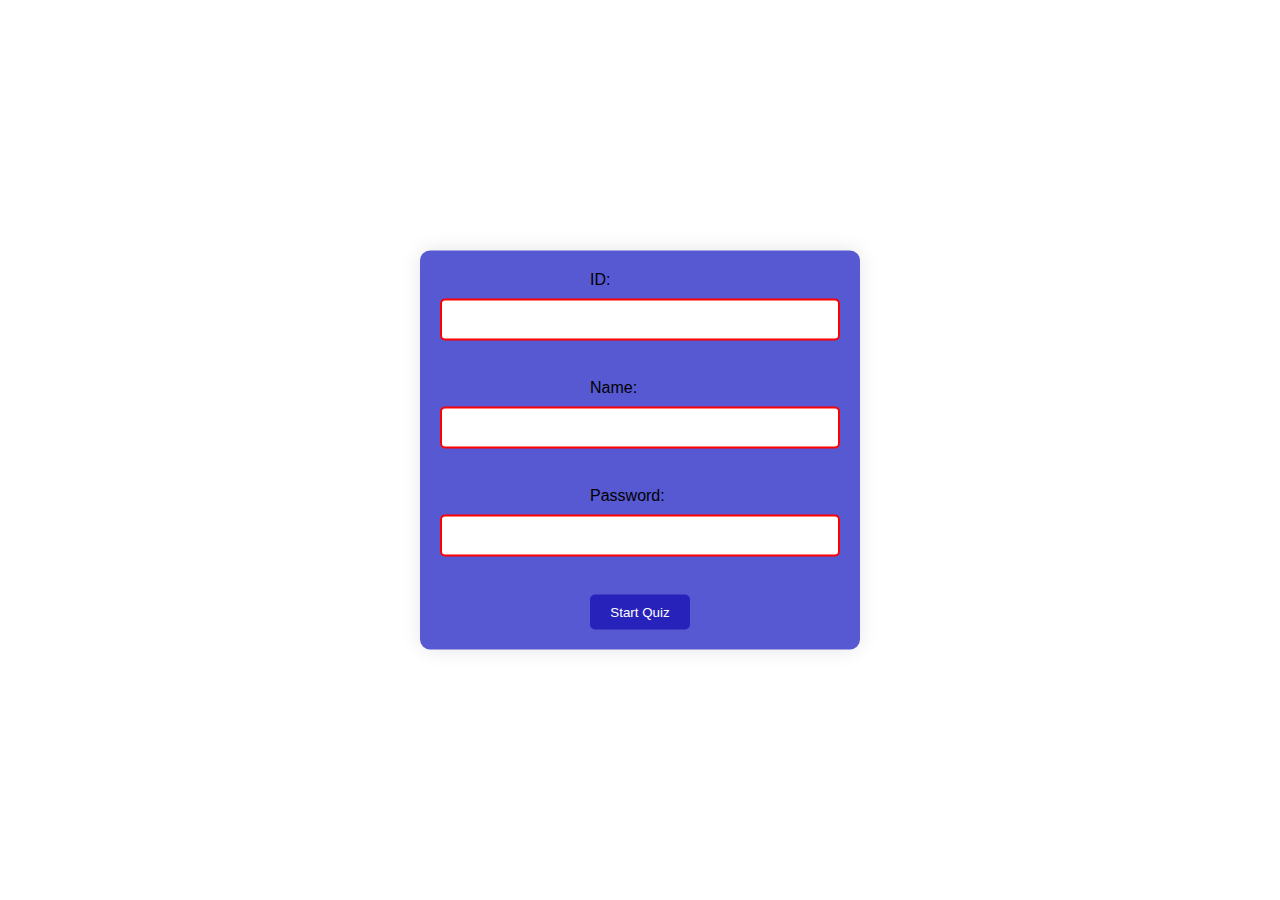
<file: QuizForm/index.html>
<!DOCTYPE html>
<html>
<head>
  <title>Quiz Form</title>
  <link rel="stylesheet" type="text/css" href="index.css">
  <script src="index.js"></script>
</head>
<body>
  <form>
    <label for="id">ID:</label>
    <!-- <input type="number" id="id" name="id" pattern="[0-9]{1,9}" minlength="6" maxlength="9"> -->
    <input type="text" id="numeric-id" pattern="[0-9]{1,9}" maxlength="9" required>


    <br><br>

    <label for="name">Name:</label>
    <input type="text" id="name" name="name" required>
    <br><br>

    <label for="password">Password:</label>
    <input type="password" id="password" name="password" required>
    <br><br>

    <button type="submit" id="start-quiz-button" onclick="startQuiz()">Start Quiz</button>

    <div id="alert" class="alert"></div>
  </form>
</body>
</html>
</file>
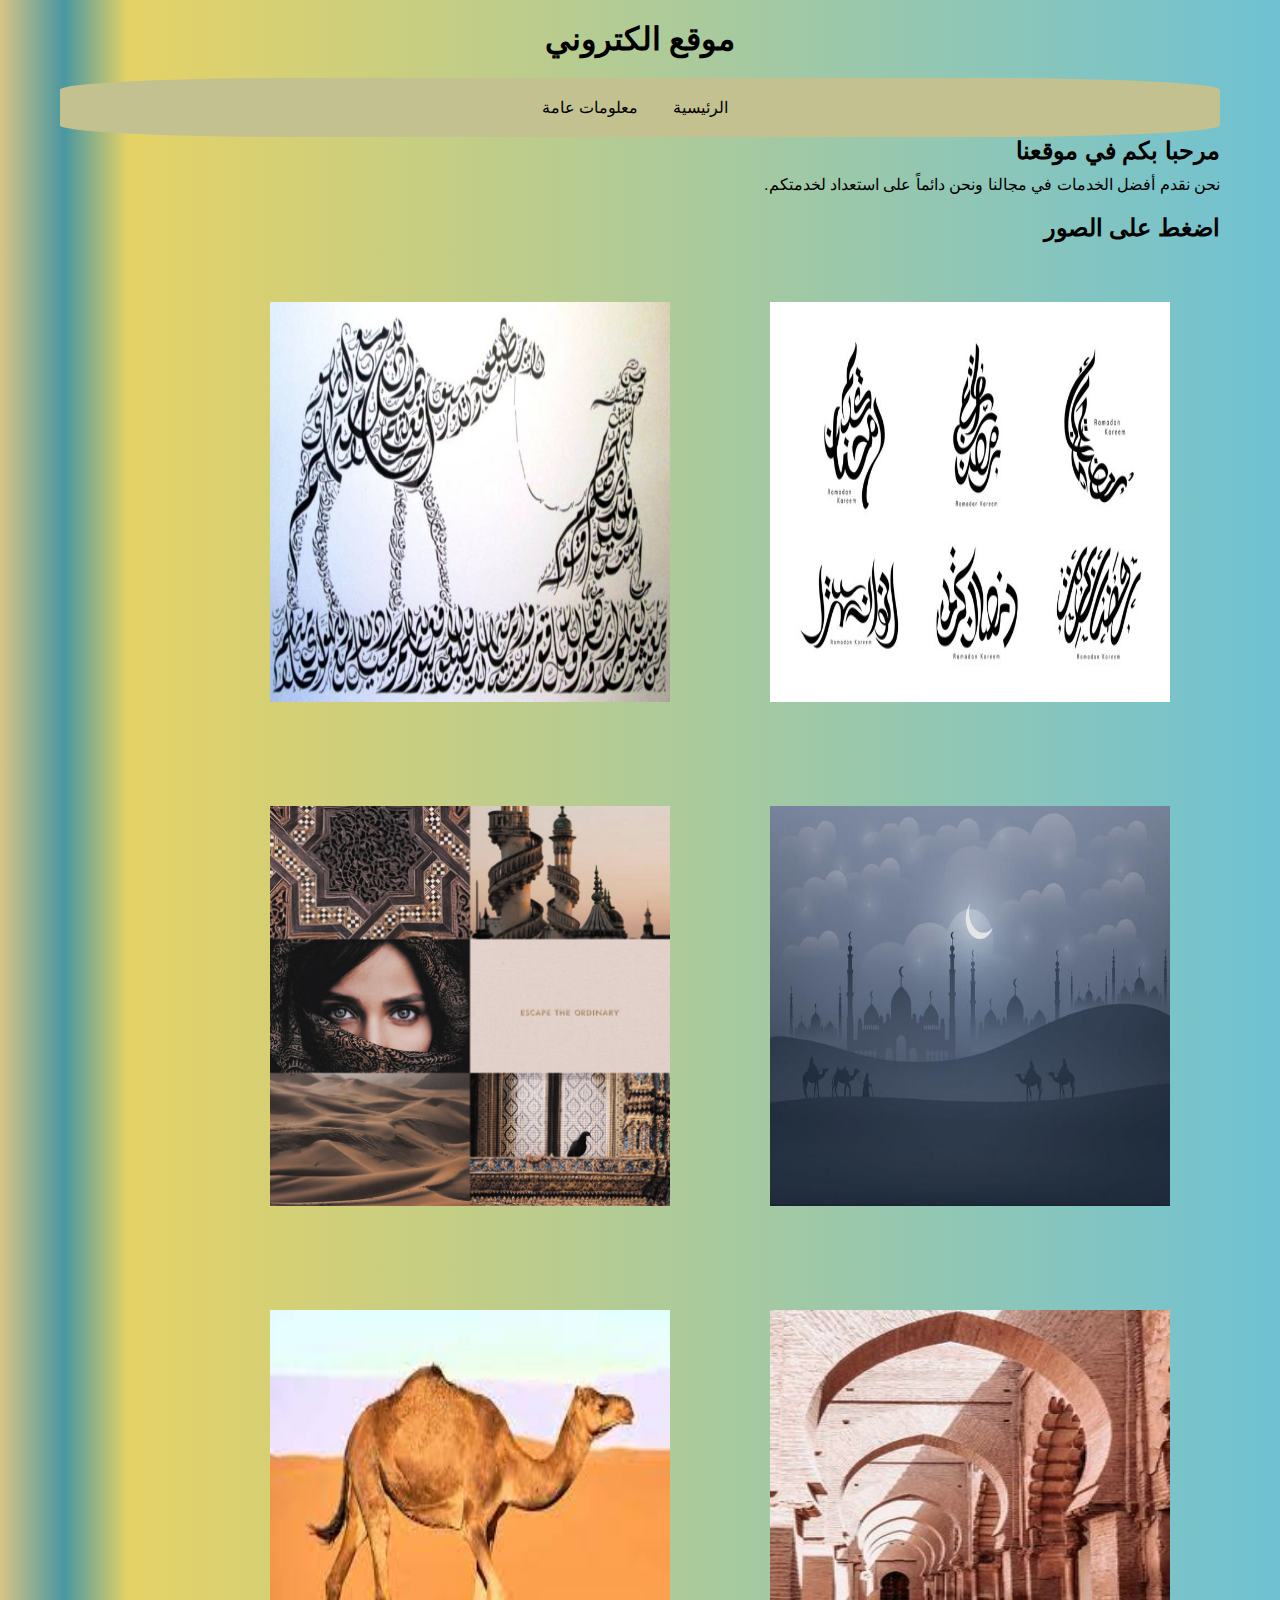
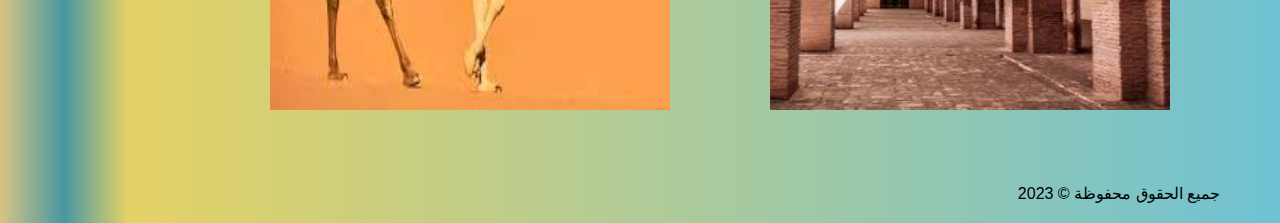
<file: Arabic/arabic.html>
<!DOCTYPE html>
<html lang="ar" dir="rtl">
<head>
    <meta charset="UTF-8">
    <meta name="viewport" content="width=device-width, initial-scale=1.0">
    <title> صفحة بالعربية</title>
    <link rel="icon" href="path/to/favicon.ico" type="image/x-icon">
    <link rel="shortcut icon" href="arabicon.png" type="image/x-icon">
    <link rel="stylesheet" href="arabCSS.css">
</head>
<body>
    <div class="container">
        <header>
            <h1>موقع الكتروني</h1>
        </header>
        <nav>
            <ul>
                <li><a href="C:\Users\user\Desktop\Spring 2023\Internet Technology\Projects\IT\index.html">الرئيسية</a></li>
                <li><a href="C:\Users\user\Desktop\Spring 2023\Internet Technology\Projects\Arabic\info.html">معلومات عامة</a></li>
            </ul>
        </nav>
        <main>
            <section>
                <h2>مرحبا بكم في موقعنا</h2>
                <p>نحن نقدم أفضل الخدمات في مجالنا ونحن دائماً على استعداد لخدمتكم.</p>
            </section>
            <section>
                <h2>اضغط على الصور
                </h2>
                <div class="gallery">
                    <a href="https://www.abjjad.com/">
                        <img src="pic1.jpg" alt="صورة 1">
                    </a>
                    <a href="https://www.albawaba.com/">
                        <img src="pic2.jpg"  alt="صورة 2">
                    </a>
                    <a href="https://arabicedition.nature.com/">
                        <img src="pic3.jpg"  alt="صورة 3">
                    </a>
                    <a href="https://www.ultrasawt.com/">
                        <img src="pic4.jpg"  alt="صورة 4">
                    </a>
                    <a href="https://www.taw9eel.com/">
                        <img src="pic5.jpg"  alt="صورة 5">
                    </a>
                    <a href="https://www.webteb.com/">
                    <img src="pic6.jfif"  alt="صورة 5">
                </a>
                </div>
            </section>
        </main>
        <footer>
            <p>جميع الحقوق محفوظة &copy; 2023</p>
        </footer>
    </div>
</body>
</html>
</file>
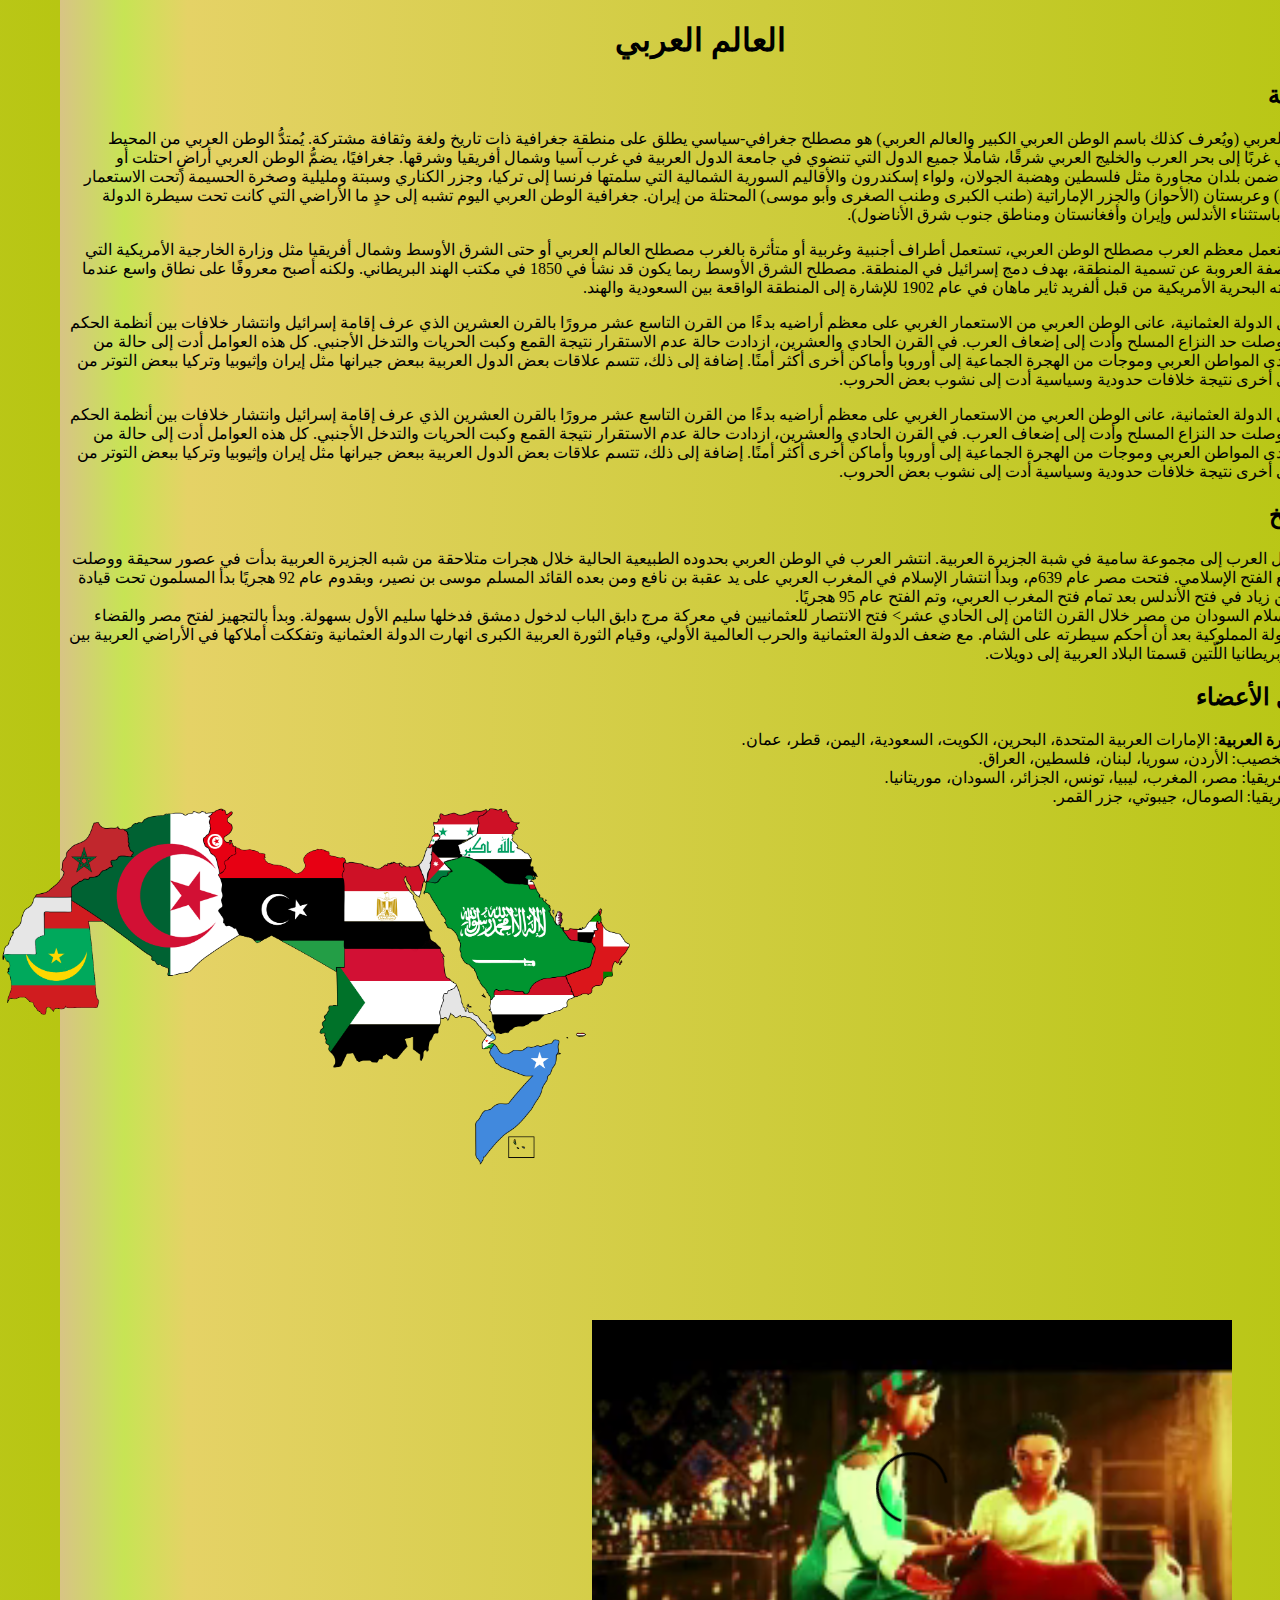
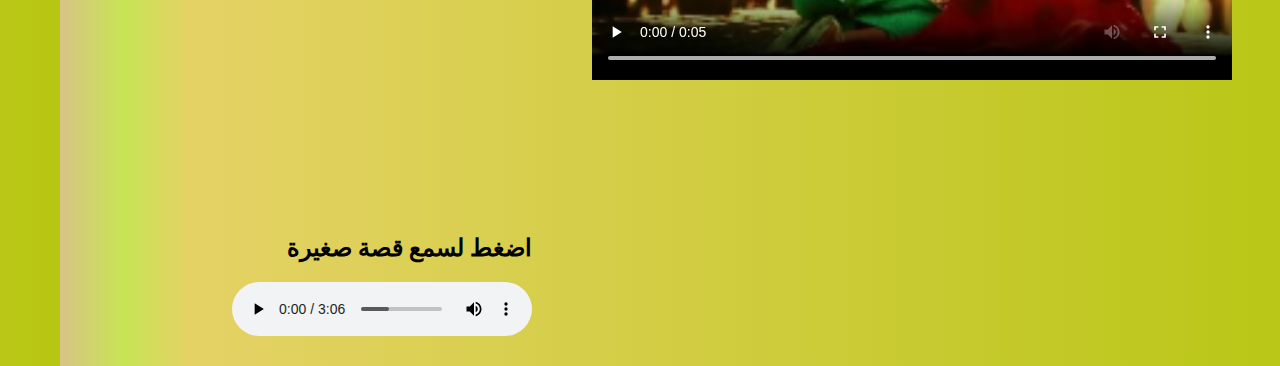
<file: Arabic/info.html>
<!DOCTYPE html>
<html lang="ar" dir="rtl">
<head>

    
    <meta charset="UTF-8">
    <meta http-equiv="X-UA-Compatible" content="IE=edge">
    <meta name="viewport" content="width=device-width, initial-scale=1.0">
    <title>معلومات</title>

    <style>
        
    body{
        background: linear-gradient(90deg, rgb(216, 196, 133) 0%, rgb(199, 228, 84) 5%, rgb(229, 210, 102) 10% ,rgb(183, 198, 18) 100%);
        
        }
        img{
            width:50%;
            margin-right: 700px;
            
        }

        .video{
            margin-right: 100px;
            margin-top: 150px;
            
        }

        .audio{
            margin-top: 150px;
            margin-right: 800px;
        }

    </style>
</head>


<body>
    <h1 align="center">العالم العربي</h1>
    <h2>مقدمة</h2>
    <p>الوطن العربي (ويُعرف كذلك باسم الوطن العربي الكبير والعالم العربي) هو مصطلح جغرافي-سياسي يطلق على منطقة جغرافية ذات تاريخ ولغة وثقافة مشتركة. يُمتدُّ الوطن العربي من المحيط الأطلسي غربًا إلى بحر العرب والخليج العربي شرقًا، شاملًا جميع الدول التي تنضوي في جامعة الدول العربية في غرب آسيا وشمال أفريقيا وشرقها. جغرافيًا، يضمُّ الوطن العربي أراضٍ احتلت أو أصبحت ضمن بلدان مجاورة مثل فلسطين وهضبة الجولان، ولواء إسكندرون والأقاليم السورية الشمالية التي سلمتها فرنسا إلى تركيا، وجزر الكناري وسبتة ومليلية وصخرة الحسيمة (تحت الاستعمار الإسباني) وعربستان (الأحواز) والجزر الإماراتية (طنب الكبرى وطنب الصغرى وأبو موسى) المحتلة من إيران. جغرافية الوطن العربي اليوم تشبه إلى حدٍ ما الأراضي التي كانت تحت سيطرة الدولة الأموية (باستثناء الأندلس وإيران وأفغانستان ومناطق جنوب شرق الأناضول).</p>
    <p>بينما يستعمل معظم العرب مصطلح الوطن العربي، تستعمل أطراف أجنبية وغربية أو متأثرة بالغرب مصطلح العالم العربي أو حتى الشرق الأوسط وشمال أفريقيا مثل وزارة الخارجية الأمريكية التي تسقط صفة العروبة عن تسمية المنطقة، بهدف دمج إسرائيل في المنطقة. مصطلح الشرق الأوسط ربما يكون قد نشأ في 1850 في مكتب الهند البريطاني. ولكنه أصبح معروفًا على نطاق واسع عندما استخدمته البحرية الأمريكية من قبل ألفريد ثاير ماهان في عام 1902  للإشارة إلى المنطقة الواقعة بين السعودية والهند.
    <p>بعد زوال الدولة العثمانية، عانى الوطن العربي من الاستعمار الغربي على معظم أراضيه بدءًا من القرن التاسع عشر مرورًا بالقرن العشرين الذي عرف إقامة إسرائيل وانتشار خلافات بين أنظمة الحكم العربية وصلت حد النزاع المسلح وأدت إلى إضعاف العرب. في القرن الحادي والعشرين، ازدادت حالة عدم الاستقرار نتيجة القمع وكبت الحريات والتدخل الأجنبي. كل هذه العوامل أدت إلى حالة من اليأس لدى المواطن العربي وموجات من الهجرة الجماعية إلى أوروبا وأماكن أخرى أكثر أمنًا. إضافة إلى ذلك، تتسم علاقات بعض الدول العربية ببعض جيرانها مثل إيران وإثيوبيا وتركيا ببعض التوتر من فترة إلى أخرى نتيجة خلافات حدودية وسياسية أدت إلى نشوب بعض الحروب.</p>
بعد زوال الدولة العثمانية، عانى الوطن العربي من الاستعمار الغربي على معظم أراضيه بدءًا من القرن التاسع عشر مرورًا بالقرن العشرين الذي عرف إقامة إسرائيل وانتشار خلافات بين أنظمة الحكم العربية وصلت حد النزاع المسلح وأدت إلى إضعاف العرب. في القرن الحادي والعشرين، ازدادت حالة عدم الاستقرار نتيجة القمع وكبت الحريات والتدخل الأجنبي. كل هذه العوامل أدت إلى حالة من اليأس لدى المواطن العربي وموجات من الهجرة الجماعية إلى أوروبا وأماكن أخرى أكثر أمنًا. إضافة إلى ذلك، تتسم علاقات بعض الدول العربية ببعض جيرانها مثل إيران وإثيوبيا وتركيا ببعض التوتر من فترة إلى أخرى نتيجة خلافات حدودية وسياسية أدت إلى نشوب بعض الحروب.</p>
   
   <h2>التاريخ</h2>
   <p>يعود أصل العرب إلى مجموعة سامية في شبة الجزيرة العربية. انتشر العرب في الوطن العربي بحدوده الطبيعية الحالية خلال هجرات متلاحقة من شبه الجزيرة العربية بدأت في عصور سحيقة ووصلت أوجها مع الفتح الإسلامي. فتحت مصر عام 639م، وبدأ انتشار الإسلام في المغرب العربي على يد عقبة بن نافع ومن بعده القائد المسلم موسى بن نصير، وبقدوم عام 92 هجريًا بدأ المسلمون تحت قيادة طارق بن زياد في فتح الأندلس بعد تمام فتح المغرب العربي، وتم الفتح عام 95 هجريًا.<br> دخل الإسلام السودان من مصر خلال القرن الثامن إلى الحادي عشر> فتح الانتصار للعثمانيين في معركة مرج دابق الباب لدخول دمشق فدخلها سليم الأول بسهولة. وبدأ بالتجهيز لفتح مصر والقضاء على الدولة المملوكية بعد أن أحكم سيطرته على الشام. مع ضعف الدولة العثمانية والحرب العالمية الأولي، وقيام الثورة العربية الكبرى انهارت الدولة العثمانية وتفككت أملاكها في الأراضي العربية بين فرنسا وبريطانيا اللّتين قسمتا البلاد العربية إلى دويلات.</p>

   <h2>الدول الأعضاء</h2>
   <ul>


   </ul>
<li><b>به الجزيرة العربية</b>:  الإمارات العربية المتحدة،  البحرين،  الكويت،  السعودية،  اليمن،  قطر،  عمان.</b>
   </li>
   <li>
    الهلال الخصيب:  الأردن،  سوريا،  لبنان،  فلسطين،  العراق.
</li>
<li>
    شمال أفريقيا:  مصر،  المغرب،  ليبيا،  تونس،  الجزائر،  السودان،  موريتانيا.
</li>
<li>
    شرق أفريقيا:  الصومال،  جيبوتي،  جزر القمر.</li>


    <img src="background.png" alt="world">


<div class="video">
    <video width="640" height="360" controls>
        <source src="video.mp4" type="video/mp4">
        <source src="myvideo.webm" type="video/webm">
        Video in Arabic
  </video>
</div>


<div class="audio">
    <h2>اضغط لسمع قصة صغيرة</h2>
    <audio controls>
        <source src="story1.mp3" type="audio/mpeg">
        <source src="audio.ogg" type="audio/ogg">
        Audio in Arabic
      </audio>
    </div>
</div>


</body>


<footer>
  <a href="C:\Users\user\Desktop\Spring 2023\Internet Technology\Projects\Arabic\arabic.html">Back</a>
</footer>
</html>
</file>
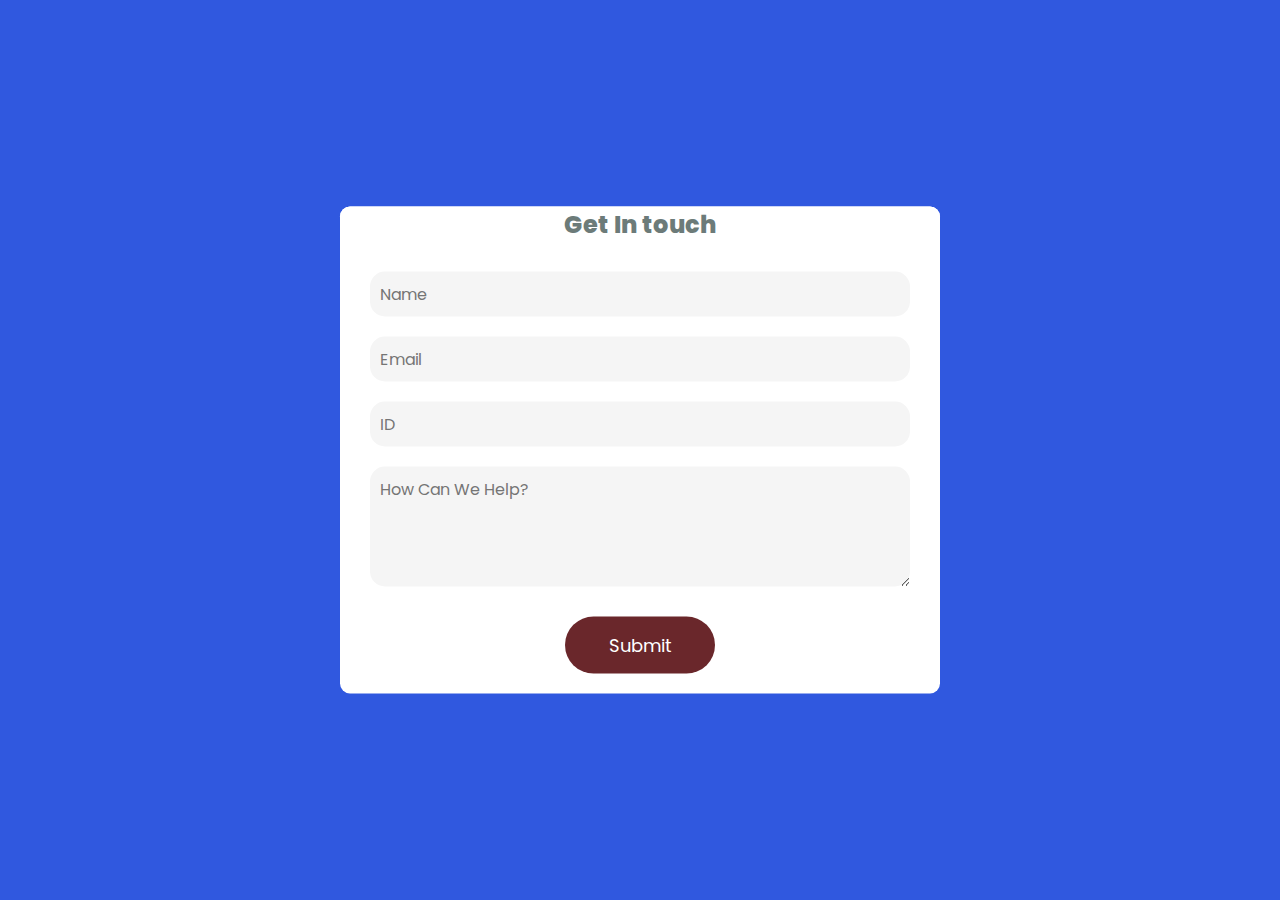
<file: Contact-Us/contact.html>
<!DOCTYPE html>
<html lang="en">
<head>
    <meta charset="UTF-8">
    <meta http-equiv="X-UA-Compatible" content="IE=edge">
    <meta name="viewport" content="width=device-width, initial-scale=1.0">
    <!-- <link rel="stylesheet" href="contact.js"> -->
    <link rel="stylesheet" href="design.css">
    <form action="submit.php" method="POST"></form>
    <script src="contact.js"></script>
    <link href="https://fonts.googleapis.com/css2?family=Golos+Text:wght@600&family=Poppins:wght@300;400;500;600;700;800;900&family=Roboto+Condensed:ital,wght@0,300;0,400;0,700;1,400;1,700&display=swap" rel="stylesheet">
    <title>Contact Form</title>
</head>

<body>
<div class="message-box">
    <form>
      <h2>Get In touch</h2>
      <input type="text" id="Name" placeholder="Name">
      <input type="email" id="Mail" placeholder="Email">
      <input type="text" id="id" placeholder="ID" maxlength="9">
      <textarea name="message" rows="4" placeholder="How Can We Help?"></textarea>
      <button type="submit" id="submit">Submit</button>
    </form>
  </div>
</body>
  
</html>
</file>
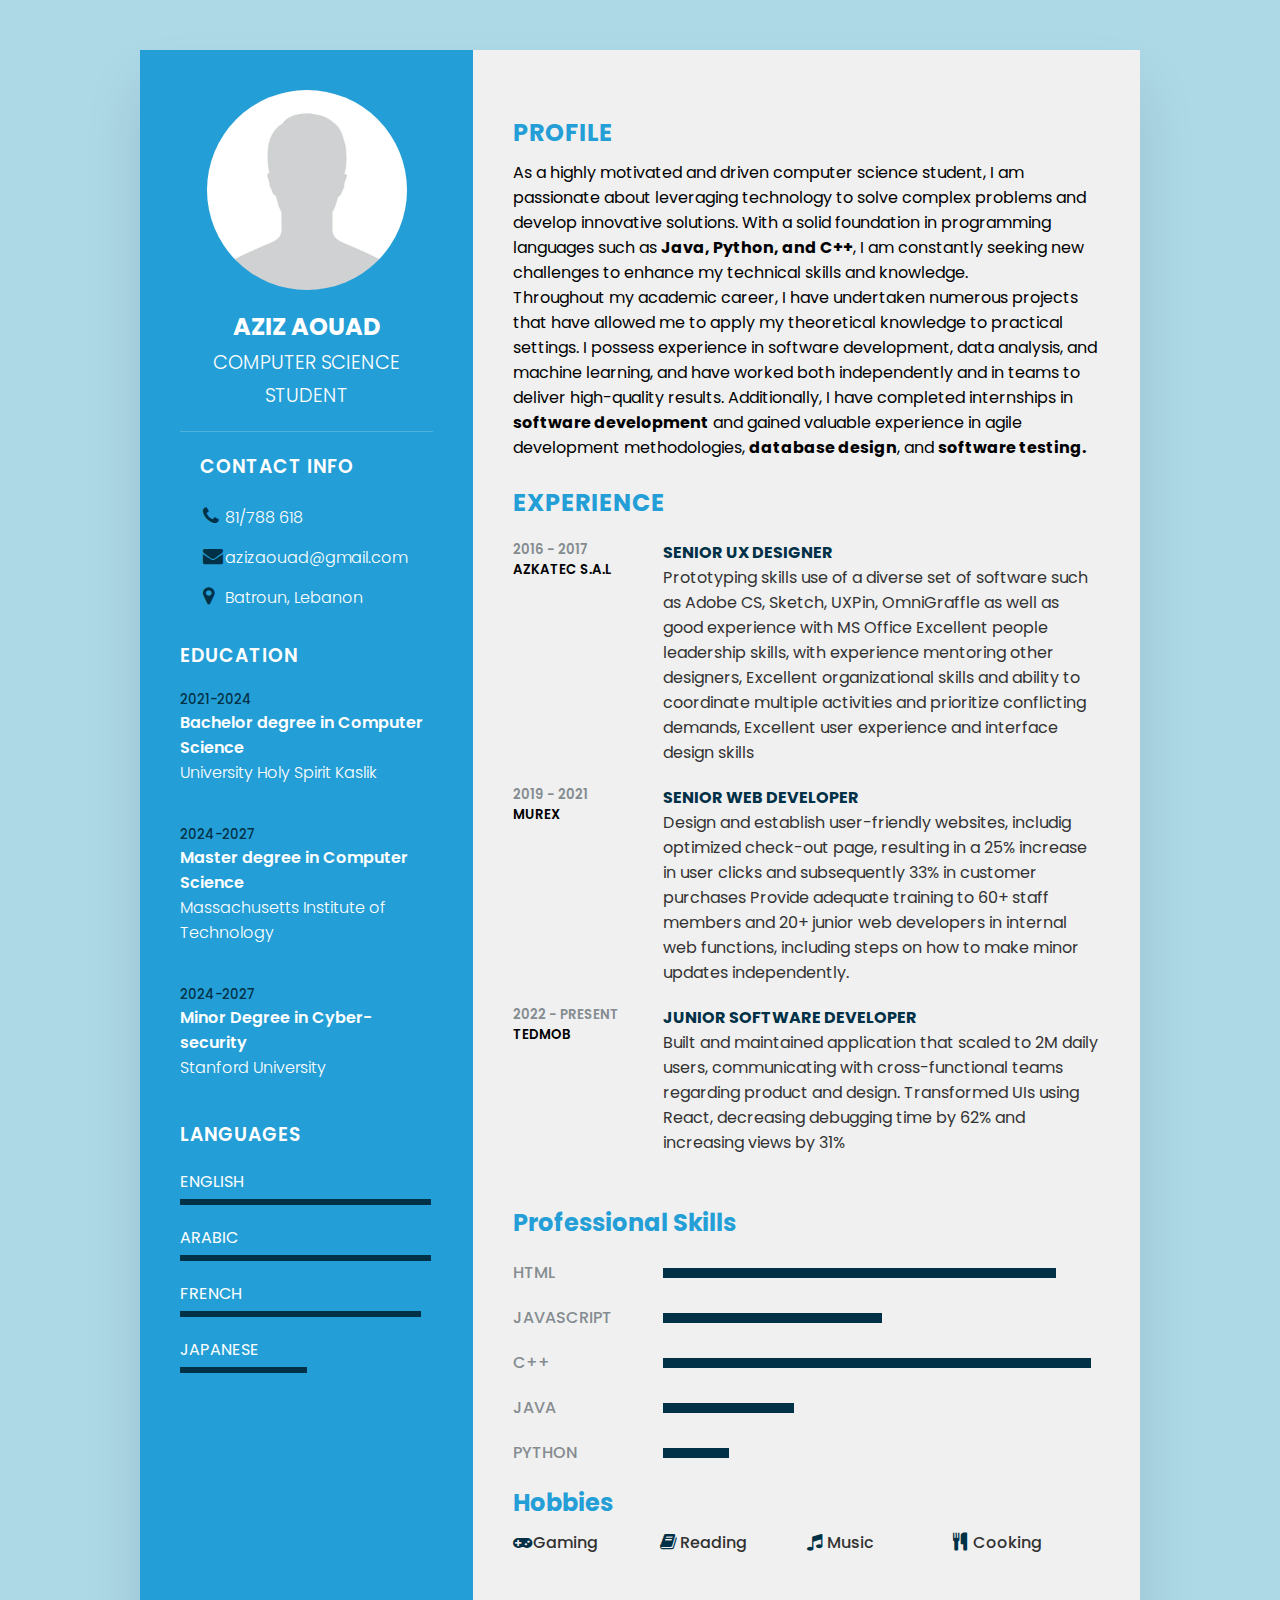
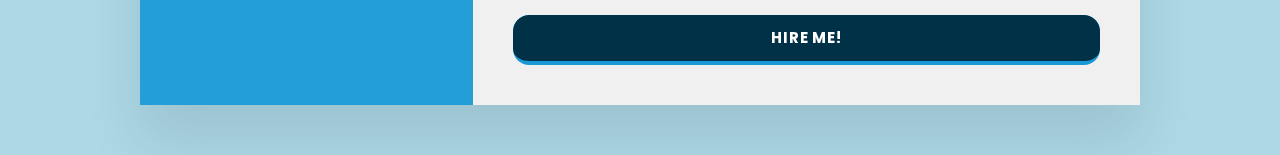
<file: CV/Resume.html>
<!DOCTYPE html>
<html lang="en">
<head>
    <meta charset="UTF-8">
    <title>Resume</title>
    <meta http-equiv="X-UA-Compatible" content="IE=edge">
    <meta name="viewport" content="width=, initial-scale=1.0">
    <link rel="preconnect" href="https://fonts.googleapis.com">
    <link rel="preconnect" href="https://fonts.gstatic.com" crossorigin>
    <link rel="stylesheet" href="Cv-style.css">
    <link rel="icon" href="resume.png" type="image/x-icon">
    <link rel="shortcut icon" href="path/to/favicon.ico" type="image/x-icon">
    <link href="https://fonts.googleapis.com/css2?family=Poppins:wght@200;300;400;500;600;700;800&display=swap" rel="stylesheet">
    <link rel="stylesheet" href="https://cdnjs.cloudflare.com/ajax/libs/font-awesome/4.7.0/css/font-awesome.css" integrity="sha512-5A8nwdMOWrSz20fDsjczgUidUBR8liPYU+WymTZP1lmY9G6Oc7HlZv156XqnsgNUzTyMefFTcsFH/tnJE/+xBg==" crossorigin="anonymous" referrerpolicy="no-referrer" />    <title>Resume</title>
</head>
<body>

    <div class="container">
        <div class="left_side">
            <div class="profiletxt">
                <div class="image">
                    <img src="Profile1.jpg">
                </div>
                <h2>Aziz Aouad<br><span>Computer Science Student</span></br></h2>
            </div>
<div class="info">
    <h3 class="title">Contact Info</h3>
    <ul>
        <li>
            <span class="icon"><i class="fa fa-phone" aria-hidden="true"></i></span>
            <span class="msg">81/788 618</span>
        </li>

        <li>
            <span class="icon"><i class="fa fa-envelope" aria-hidden="true"></i></span>
            <span class="msg">azizaouad@gmail.com</span>
        </li>

        <li>
            <span class="icon"><i class="fa fa-map-marker" aria-hidden="true"></i></span>
            <span class="msg">Batroun, Lebanon</span>
        </li>

    </ul>
    </div>


    <div class="info-edu">
        <h3 class="title">Education</h3>
        <ul>
        <li>
            <h5>2021-2024</h5>
            <h4>Bachelor degree in Computer Science</h4>
            <h4>University Holy Spirit Kaslik</h4>
        </li>

        <li>
            <h5>2024-2027</h5>
            <h4>Master degree in Computer Science</h4>
            <h4>Massachusetts Institute of Technology</h4>
        </li>

        <li>
            <h5>2024-2027</h5>
            <h4>Minor Degree in Cyber-security </h4>
            <h4>Stanford University</h4>
        </li>



        </ul>

  </div>
        
    <div class="language">
        <h3 class="title">Languages</h3>
        <ul>
            <li>
                <span class="msg">English</span>
                <span class="percent">
                   <div style="width: 99%;"></div>
                </span>
            </li>        

            <li>
                <span class="msg">Arabic</span>
                <span class="percent">
                   <div style="width: 99%;"></div>
                </span>
            </li>   

            <li>
                <span class="msg">French</span>
                <span class="percent">
                  <div style="width: 95%;"></div>
                </span>

            </li>   

            <li>
                <span class="msg">Japanese</span>
                <span class="percent">
                  <div style="width: 50%;"></div>
                </span>

            </li>   
        </ul>


    </div>




</div>
        <div class="right_side">
            <div class="profile">
            <h2 class="title1">Profile</h2>
            As a highly motivated and driven computer science student, I am passionate about leveraging technology to solve complex problems and develop innovative solutions. With a solid foundation in programming languages such as <b>Java, Python, and C++</b>, I am constantly seeking new challenges to enhance my technical skills and knowledge.

            <br>Throughout my academic career, I have undertaken numerous projects that have allowed me to apply my theoretical knowledge to practical settings. I possess experience in software development, data analysis, and machine learning, and have worked both independently and in teams to deliver high-quality results. Additionally, I have completed internships in <b>software development</b> and gained valuable experience in agile development methodologies, <b>database design</b>, and <b>software testing.</b></p>
                
            <div class="profile">
            <h2 class="title1">Experience</h2>
           <div class="box">
            <div class="year">
                <h5>2016 - 2017</h5>
                <h5><a href="https://azka.tech/">Azkatec S.A.L</a></h5>
            </div>
            <div class="text2">
                <h4>Senior Ux Designer</h4>
                <p>Prototyping skills use of a diverse set of software such as Adobe CS, Sketch, UXPin, OmniGraffle as well as good experience with MS Office
                    Excellent people leadership skills, with experience mentoring other designers,
                    Excellent organizational skills and ability to coordinate multiple activities and prioritize conflicting demands,
                    Excellent user experience and interface design skills
                </p>

            </div>
           </div>
           <div class="box">
            <div class="year">
                <h5>2019 - 2021</h5>
                <h5><a href="https://www.murex.com/en">Murex</a></h5>
            </div>
            <div class="text2">
                <h4>Senior Web Developer</h4>
                <p>Design and establish user-friendly websites, includig optimized check-out page, resulting in a 25% increase in user clicks and subsequently 33% in customer purchases
                    Provide adequate training to 60+ staff members and 20+ junior web developers in internal web functions, including steps on how to make minor updates independently.
                </p>

            </div>
           </div>
           <div class="box">
            <div class="year">
                <h5>2022 - Present</h5>
                <h5><a href="https://tedmob.com/">TEDMOB</a></h5>
            </div>
            <div class="text2">
                <h4>Junior Software Developer </h4>
                <p>Built and maintained application that scaled to 2M daily users, communicating with cross-functional teams regarding product and design.
                    Transformed UIs using React, decreasing debugging time by 62% and increasing views by 31%
                </p>

            </div>
           </div>
            </div>
   <div class="aboutskills">
    <h2 class="title3">Professional Skills</h2>
            <div class=" box">
            <h4>HTML</h4>
            <div class="percent">
            <div style="width: 90%;"></div>
            </div>
            </div>
                <div class=" box">
                <h4>JAVASCRIPT</h4>
                <div class="percent">
                <div style="width: 50%;"></div>
                </div>
                </div>
                   <div class=" box">
                   <h4>C++</h4>
                   <div class="percent">
                   <div style="width: 98%;"></div>
                   </div>
                   </div>
                     <div class=" box">
                     <h4>JAVA</h4>
                     <div class="percent">
                     <div style="width: 30%;"></div>
                     </div>    
                     </div>
                       <div class=" box">
                       <h4>Python</h4>
                       <div class="percent">
                       <div style="width: 15%;"></div>
                       </div>
                       </div>
                    
                    </div>

                    <div class="aboutinterest">
                        <h2 class="title3">Hobbies</h2>
                        <ul>
                            <li><i class="fa fa-gamepad" aria-hidden="true"></i>Gaming</li>
                            <li><i class="fa fa-book" aria-hidden="true"></i>Reading</li>
                            <li><i class="fa fa-music" aria-hidden="true"></i>Music</li>
                            <li><i class="fa fa-cutlery" aria-hidden="true"></i>Cooking</li>
                            
                        </ul>
                    </div>
                    

 </div>
    
</body>


<footer>
    <button class="button1" role="button"><a href="C:\Users\user\Desktop\Spring 2023\Internet Technology\Projects\IT\index.html">Hire Me!</a></button>



</footer>
</html>
</file>
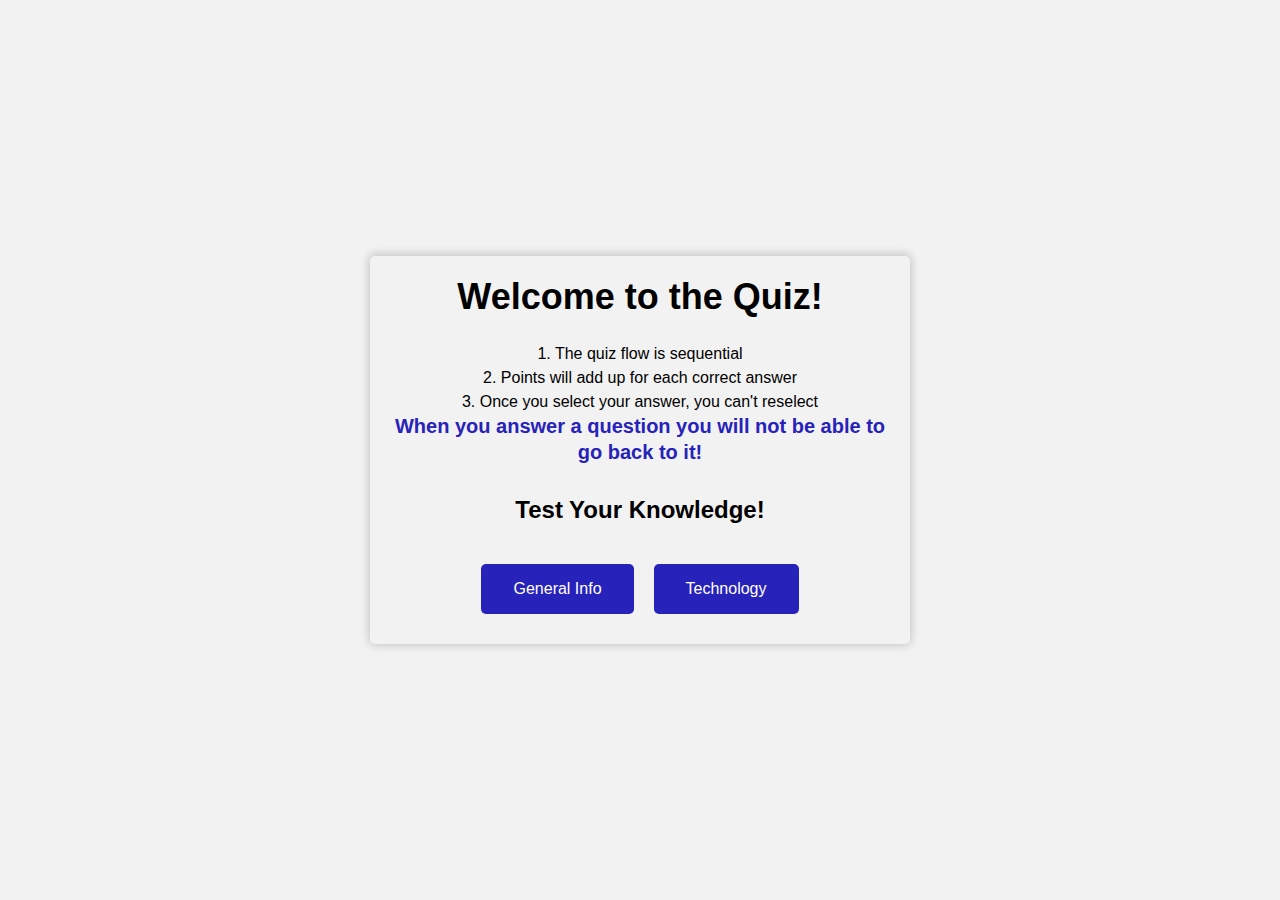
<file: QuizForm/description.html>
<!DOCTYPE html>
<html>
<head>
	<title>Quiz Menu</title>
	<link rel="stylesheet" type="text/css" href="description.css">
  <link rel="icon" href="quiz.png" type="image/x-icon">
</head>
<body>
	<div class="container">
		<h1>Welcome to the Quiz!</h1>
		<p>1. The quiz flow is sequential<br>
       2. Points will add up for each correct answer<br>
       3. Once you select your answer, you can't reselect<br>
       <span><b>When you answer a question you will not be able to go back to it!</b></span></p>
		<h2>Test Your Knowledge!</h2>
		<div class="quiz-buttons">
			<button id="gene-button">General Info</button>
			<button id="tech-button">Technology</button>
      <!-- <button id="history-button">General Questions</button> -->
		</div>
	</div>
</body>
</html>

  <script>

    
    const programmingButton = document.getElementById('gene-button');
    programmingButton.addEventListener('click', () => {
      window.location.href = 'scriptGeneral.html';
    });
    
    const netflixButton = document.getElementById('tech-button');
    netflixButton.addEventListener('click', () => {
      window.location.href = 'scriptTech.html';
    });
    
  

  </script>
</body>
</html>
</file>
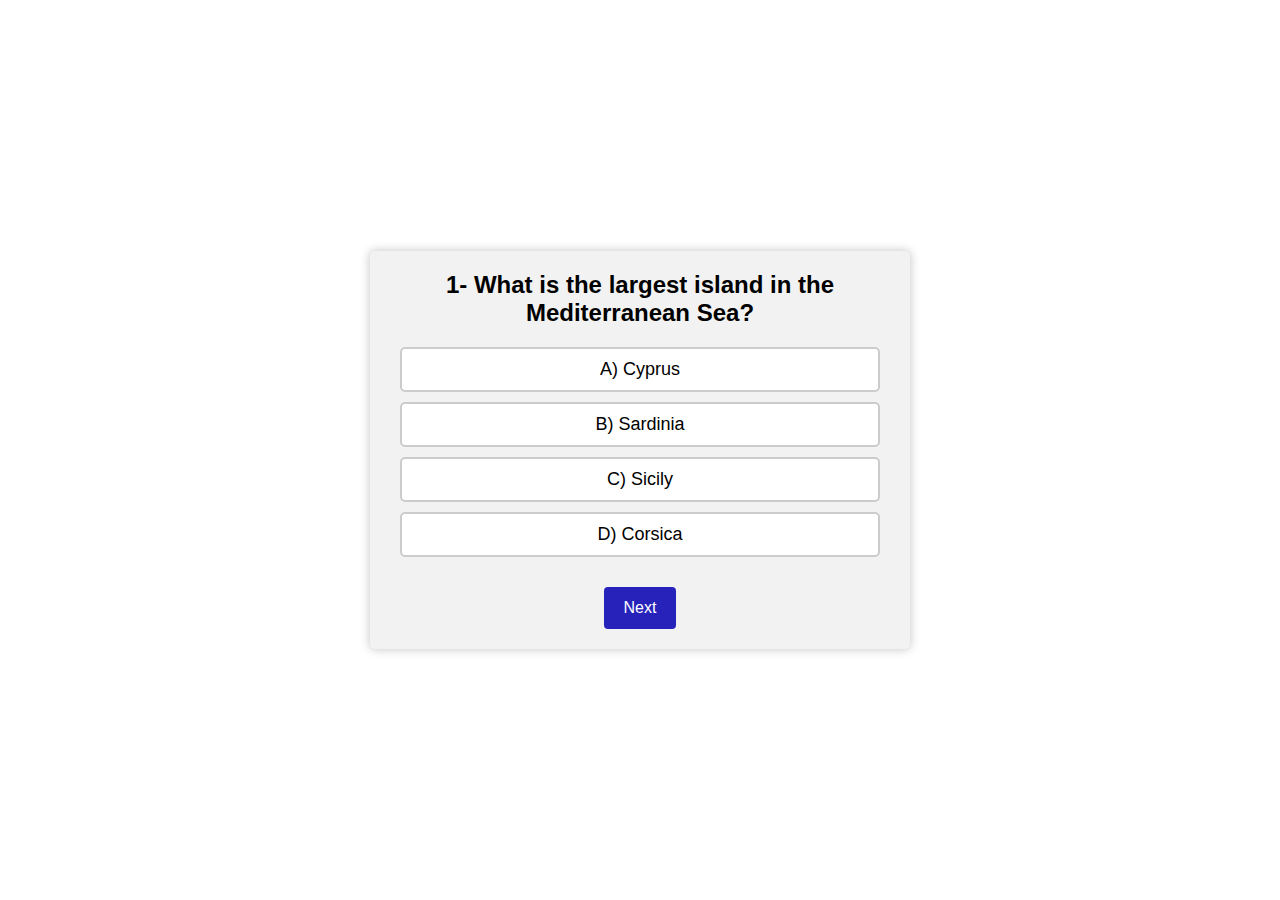
<file: QuizForm/scriptGeneral.html>
<!DOCTYPE html>
<html>
<head>
	<title>general quiz</title>
	<link rel="stylesheet" href="style.css">
	<link rel="icon" href="knowledge.png" type="image/x-icon">
</head>
<body>
	<div class="container">
		<div class="question"></div>
		<div class="answers">
			<div class="answer" onclick="recordAnswer(this)"></div>
			<div class="answer" onclick="recordAnswer(this)"></div>
			<div class="answer" onclick="recordAnswer(this)"></div>
			<div class="answer" onclick="recordAnswer(this)"></div>
		</div>
		<button class="next-button" onclick="nextQuestion()">Next</button>
	</div>

	<script src="scriptGeneral.js"></script>
</body>
</html>
</file>
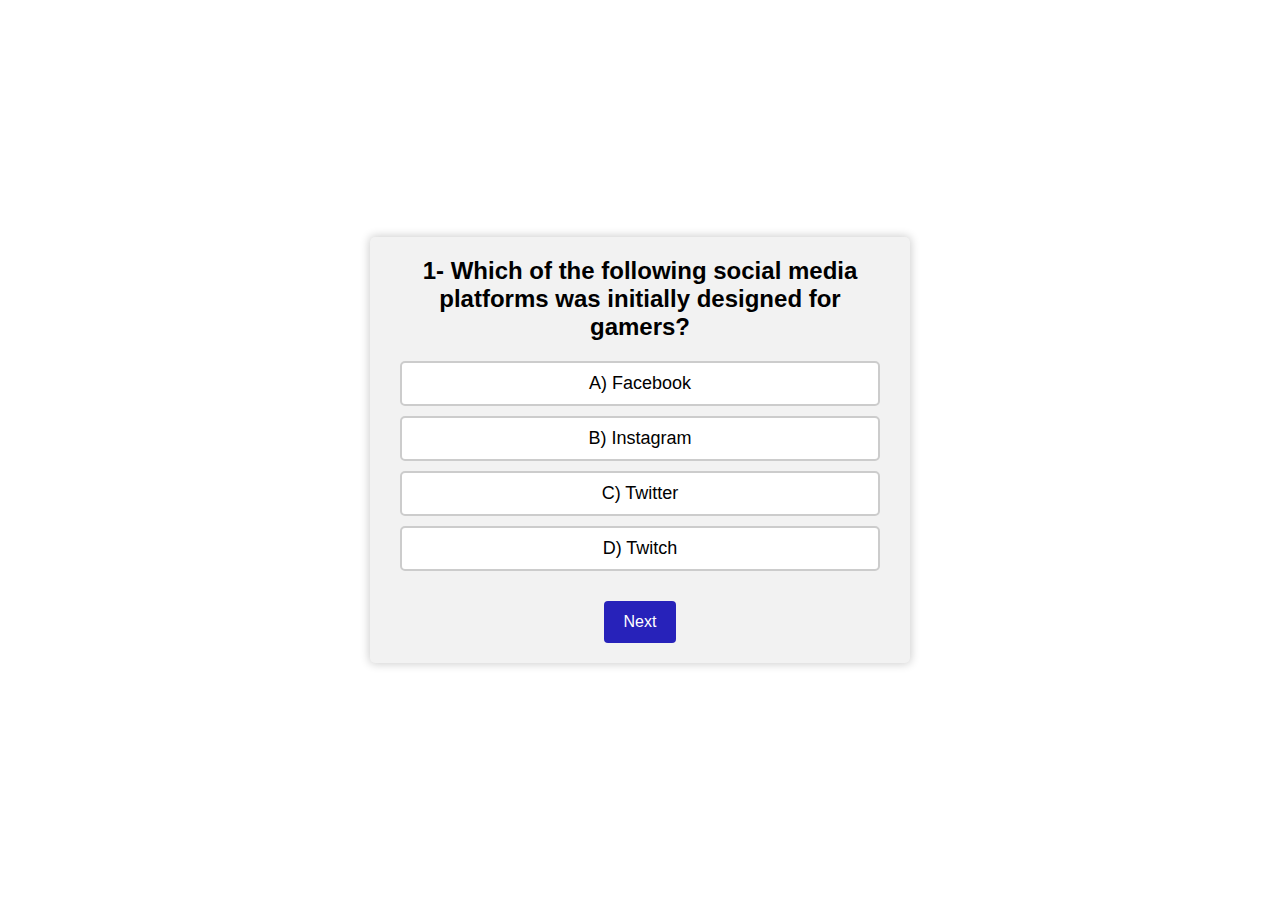
<file: QuizForm/scriptTech.html>
<!DOCTYPE html>
<html>
<head>
	<title>Tech Quiz</title>
	<link rel="stylesheet" href="style.css">
	<link rel="icon" href="tech.png" type="image/x-icon">
</head>
<body>
	<div class="container">
		<div class="question"></div>
		<div class="answers">
			<div class="answer" onclick="recordAnswer(this)"></div>
			<div class="answer" onclick="recordAnswer(this)"></div>
			<div class="answer" onclick="recordAnswer(this)"></div>
			<div class="answer" onclick="recordAnswer(this)"></div>
		</div>
		<button class="next-button" onclick="nextQuestion()">Next</button>
	</div>

	<script src="scriptTech.js"></script>
</body>
</html>
</file>
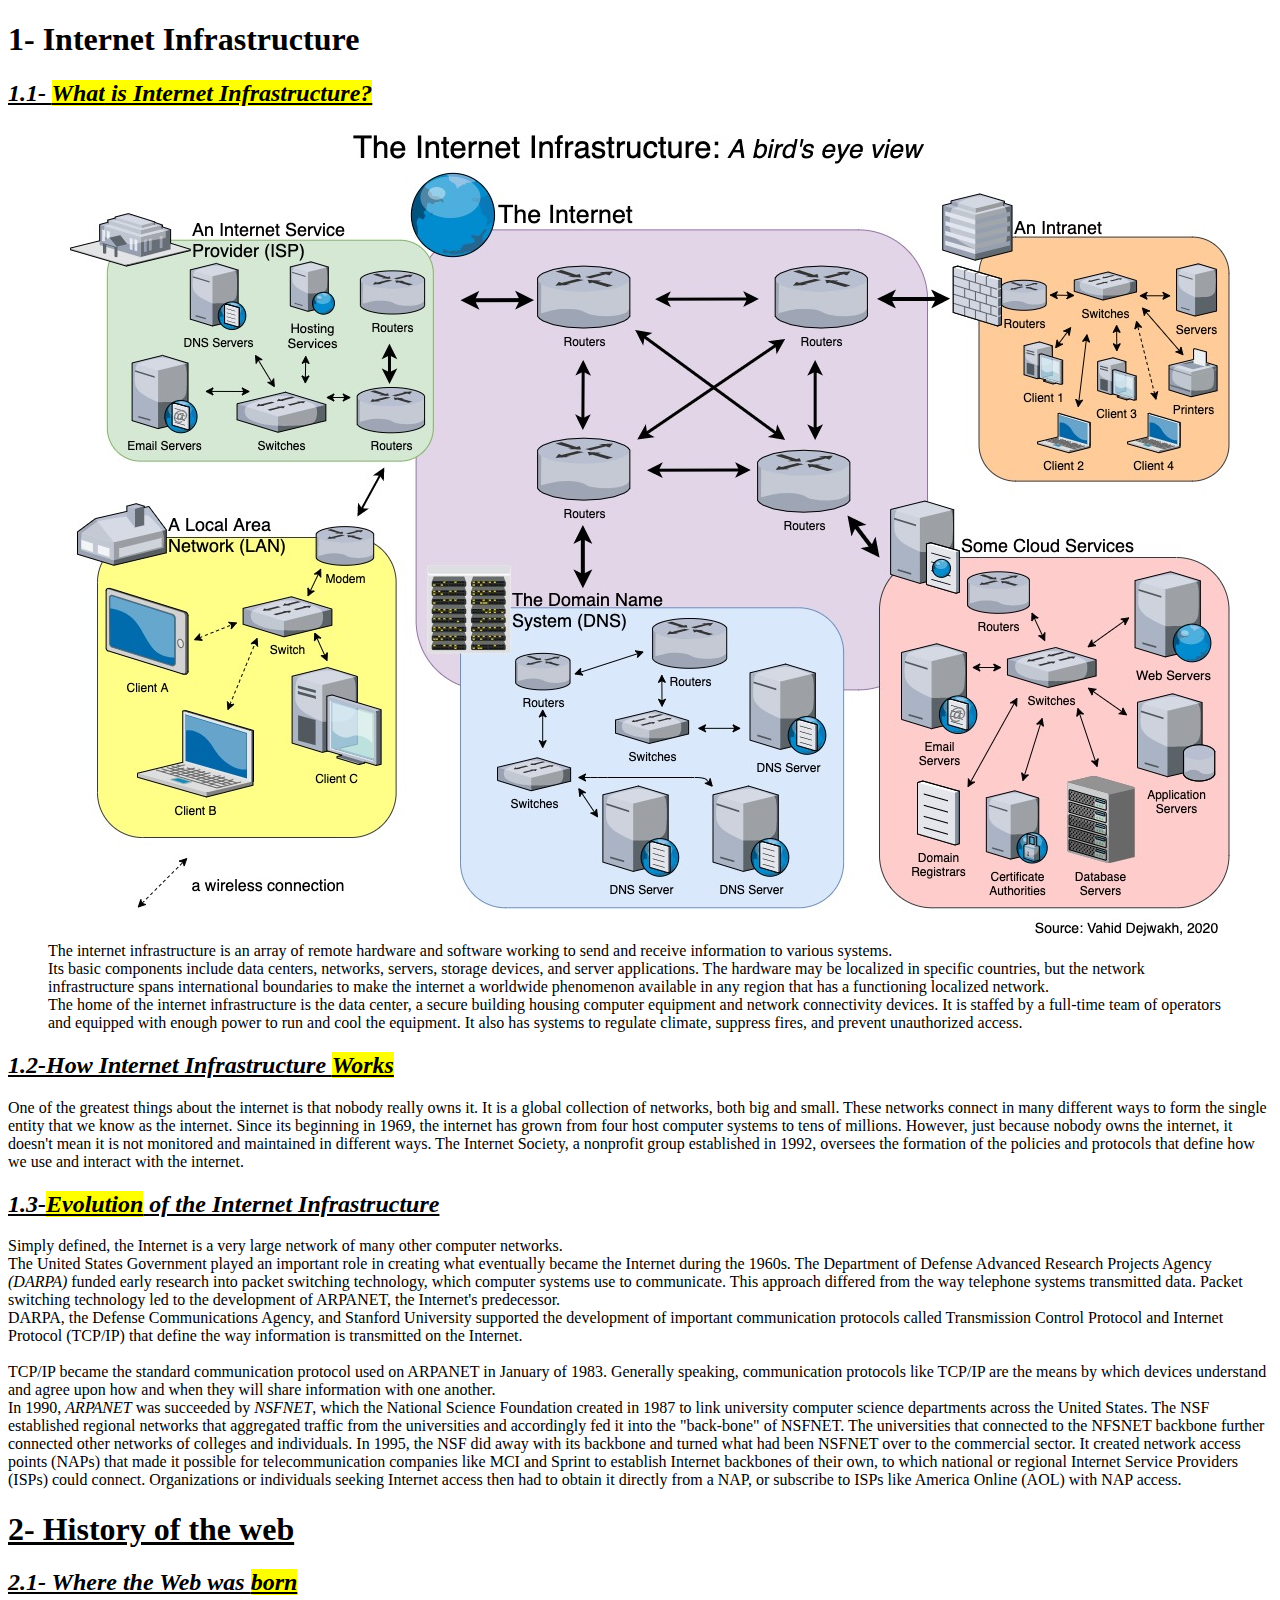
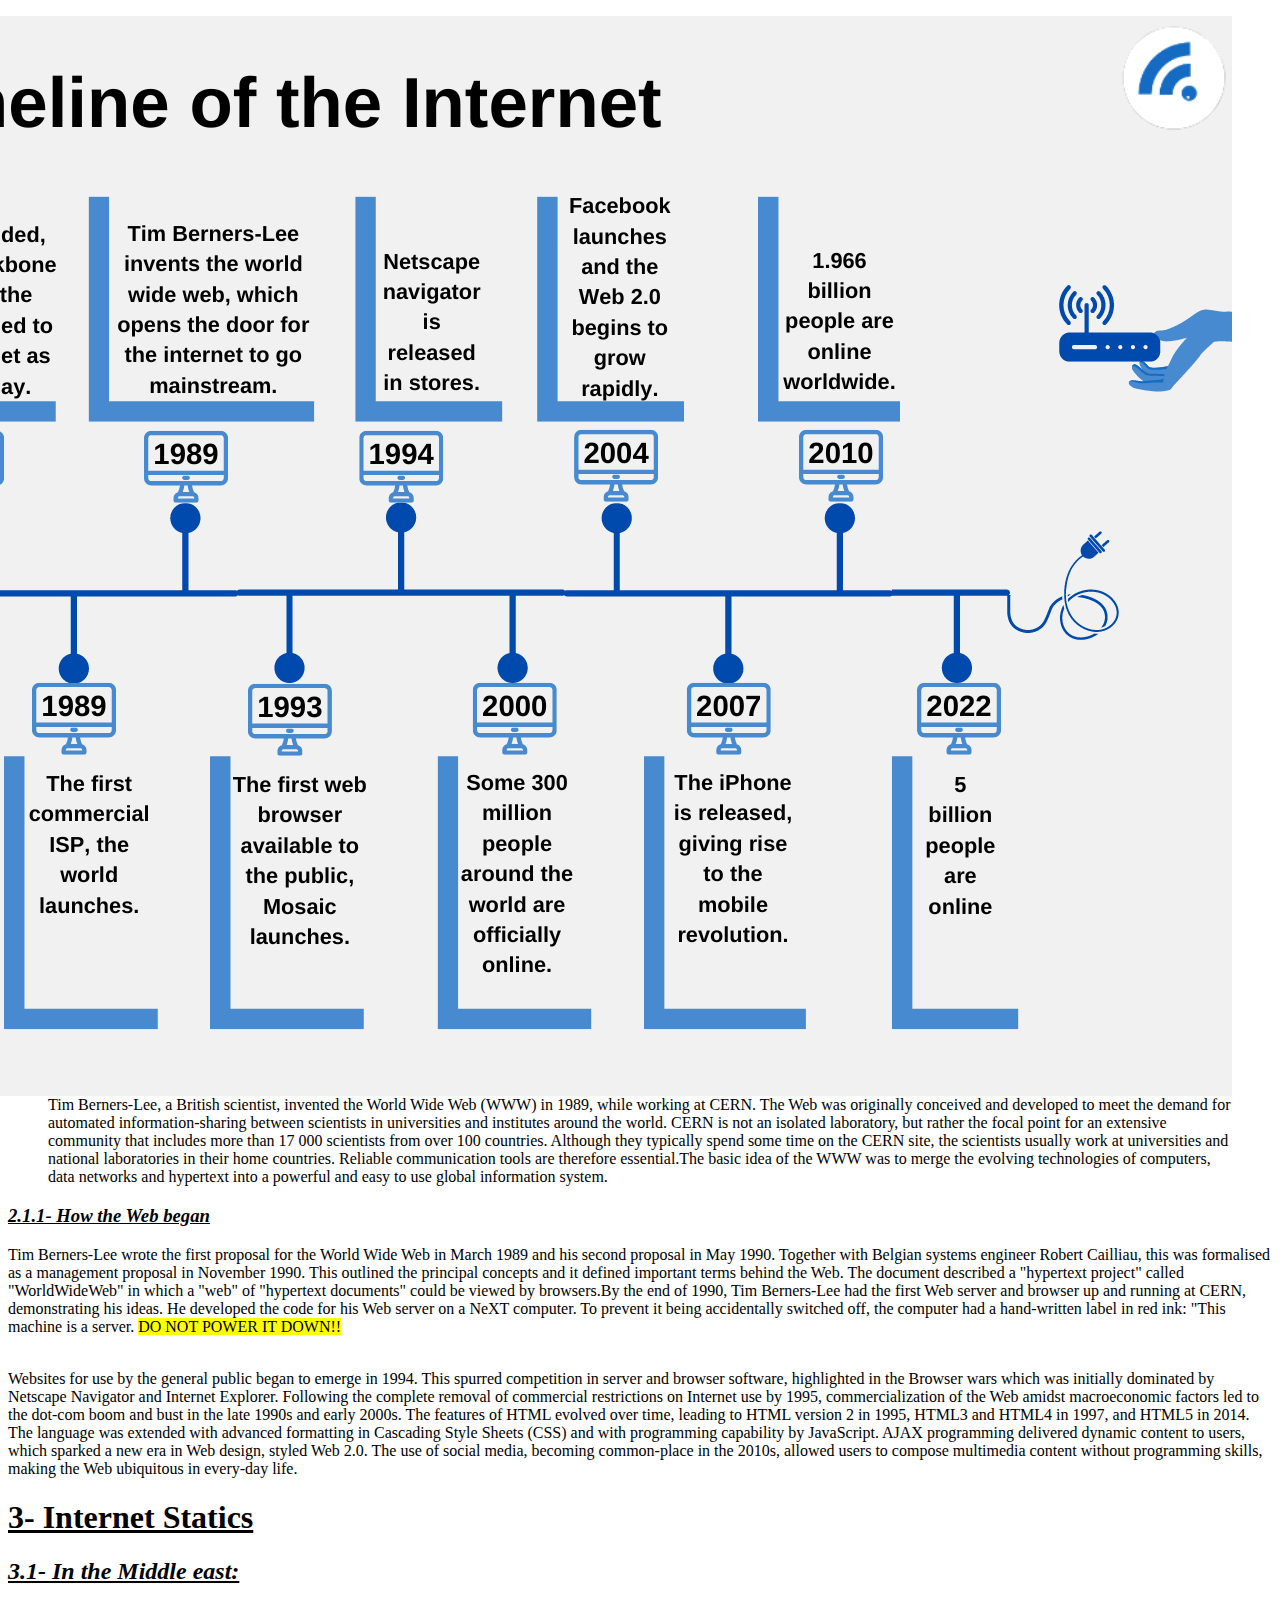
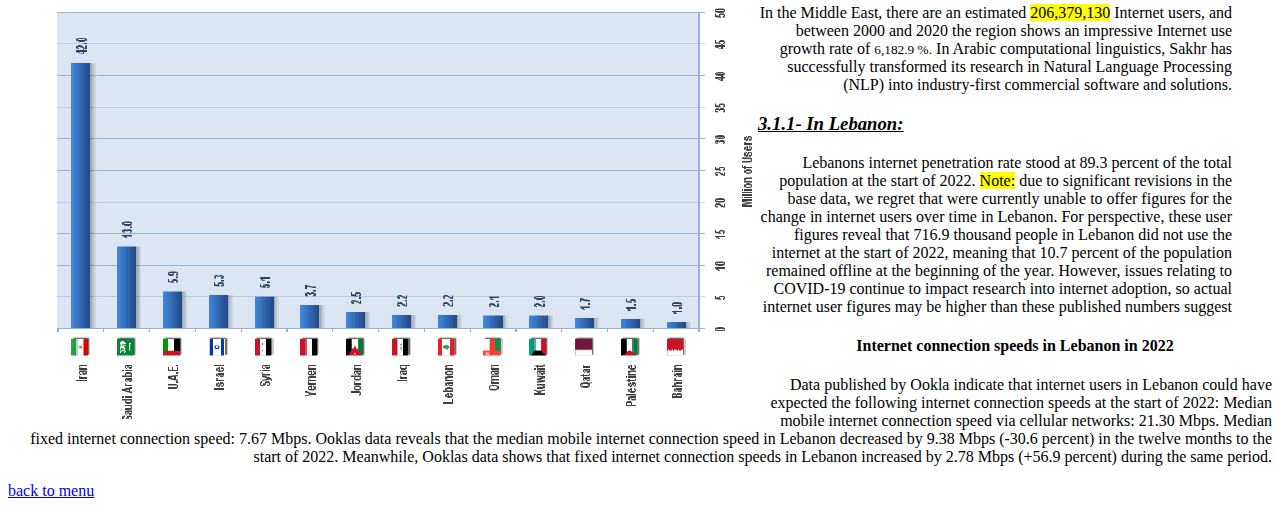
<file: research/Project.html>
<!DOCTYPE html>
<html lang="en">
	<head>
		<title>Research</title>
		<meta charset="utf-8" />
		<link rel="stylesheet" href="C:\Users\user\Desktop\Spring 2023\Internet Technology\Projects\research\research.css">
		<link href="https://fonts.googleapis.com/css2?family=Golos+Text:wght@600&family=Poppins:wght@300;400;500;600;700;800;900&family=Roboto+Condensed:ital,wght@0,300;0,400;0,700;1,400;1,700&display=swap" rel="stylesheet">
        <link rel="icon" href="search.png" type="image/x-icon">
        <link rel="shortcut icon" href="path/to/favicon.ico" type="image/x-icon">
	</head>

<body>
<h1><b>1- Internet Infrastructure</b></h1>

<h2><i><u>1.1- <mark>What<mark> is Internet Infrastructure?</u></i></h2>

<blockquote cite= "https://computer.howstuffworks.com/internet/basics/internet-infrastructure.htm"><p>
	<img align =right class="image1" src="featured.jpg" alt="infrastructure">
	The internet infrastructure is an array of remote hardware and software working to send and receive information to various systems.<br> 
Its basic components include data centers, networks, servers, storage devices, and server applications. The hardware may be localized in specific countries, 
but the network infrastructure spans international boundaries 
to make the internet a worldwide phenomenon available in any region that has a functioning localized network.</br>
The home of the internet infrastructure is the data center, a secure building housing computer equipment and 
network connectivity devices. It is staffed by a full-time team of operators and equipped with enough power to run and cool the equipment. 
It also has systems to regulate climate, suppress fires, and prevent unauthorized access.
</p>
</blockquote>

<h2><i><u> 1.2-How Internet Infrastructure <mark>Works<mark> </i></u></h2>

<p> One of the greatest things about the internet is that nobody really owns it. It is a global collection of networks, both big and small.
 These networks connect in many different ways to form the single entity that we know as the internet.
Since its beginning in 1969, the internet has grown from four host computer systems to tens of millions. However, just because nobody owns the internet, 
it doesn't mean it is not monitored and maintained in different ways. The Internet Society,
 a nonprofit group established in 1992, oversees the formation of the policies and protocols that define how we use and interact with the internet.</p>


<h2><i><u>1.3-<mark>Evolution</mark> of the <b>Internet Infrastructure</b></i></u></h2>

<p align="left">Simply defined, the Internet is a very large network of many other computer networks.<br> The United States Government played an important role in creating what eventually became the Internet during the 1960s. The Department of Defense Advanced Research Projects Agency <i>(DARPA)</i> funded early research into packet switching technology, which computer systems use to communicate. This approach differed from the way telephone systems transmitted data. Packet switching technology led to the development of ARPANET, the Internet's predecessor.

<br>DARPA, the Defense Communications Agency, and Stanford University supported the development of important communication protocols called Transmission Control Protocol and Internet Protocol (TCP/IP) that define the way information is transmitted on the Internet.</br><br> TCP/IP became the standard communication protocol used on ARPANET in January of 1983. Generally speaking, communication protocols like TCP/IP are the means by which devices understand and agree upon how and when they will share information with one another.</br>

In 1990, <i>ARPANET</i> was succeeded by <i>NSFNET</i>, which the National Science Foundation created in 1987 to link university computer science departments across the United States. The NSF established regional networks that aggregated traffic from the universities and accordingly fed it into the "back-bone" of NSFNET. The universities that connected to the NFSNET backbone further connected other networks of colleges and individuals.

In 1995, the NSF did away with its backbone and turned what had been NSFNET over to the commercial sector. It created network access points (NAPs) that made it possible for telecommunication companies like MCI and Sprint to establish Internet backbones of their own, to which national or regional Internet Service Providers (ISPs) could connect. Organizations or individuals seeking Internet access then had to obtain it directly from a NAP, or subscribe to ISPs like America Online (AOL) with NAP access.</br></p>


<h1> <u>2- History of the web  </u> </h1>

<h2><i><u>2.1- Where the Web was <mark>born</mark></u></i></h2>
 <blockquote cite="https://home.cern/science/computing/birth-web/short-history-web"><img align =right class="image1" src="timeline.png" alt="internet history">Tim Berners-Lee, a British scientist, invented the World Wide Web (WWW) in 1989, while working at CERN. The Web was originally conceived and developed to meet the demand for automated information-sharing between scientists 
 in universities and institutes around the world.
 CERN is not an isolated laboratory, 
 but rather the focal point for an extensive community that includes more than 17 000 scientists from over 100 countries. 
 Although they typically spend some time on the CERN site, the scientists usually work at universities and national laboratories in their home countries.
 Reliable communication tools are therefore essential.The basic idea of the WWW was to merge the evolving technologies of computers, data networks and hypertext into a powerful and easy to use global information system.</br></blockquote>
<h3><i><u>2.1.1- How the Web began</u></i></h3>
<p>Tim Berners-Lee wrote the first proposal for the World Wide Web in March 1989 and his second proposal in May 1990. Together with Belgian systems engineer Robert Cailliau, this was formalised as a management proposal in November 1990. This outlined the principal concepts and it defined important terms behind the Web. The document described a "hypertext project" called "WorldWideWeb" in which a "web" of "hypertext documents" could be viewed by browsers.By the end of 1990, Tim Berners-Lee had the first Web server and browser up and running at CERN, demonstrating his ideas. He developed the code for his Web server on a NeXT computer. To prevent it being accidentally switched off, 
the computer had a hand-written label in red ink: "This machine is a server. <mark>DO NOT POWER IT DOWN!!</mark></p>

<p><br>Websites for use by the general public began to emerge in 1994. This spurred competition in server and browser software, highlighted in the Browser wars which was initially dominated by Netscape Navigator and Internet Explorer. Following the complete removal of commercial restrictions on Internet use by 1995, commercialization of the Web amidst macroeconomic factors led to the dot-com boom and bust in the late 1990s and early 2000s.

The features of HTML evolved over time, leading to HTML version 2 in 1995, HTML3 and HTML4 in 1997, and HTML5 in 2014. The language was extended with advanced formatting in Cascading Style Sheets (CSS) and with programming capability by JavaScript. AJAX programming delivered dynamic content to users, which sparked a new era in Web design, styled Web 2.0. The use of social media, becoming common-place in the 2010s, allowed users to compose multimedia content without programming skills, making the Web ubiquitous in every-day life.</br></p>


<h1><u>3- Internet Statics</u></h1>
<h2><i><u>3.1- In the Middle east: </u></i></h2>
<blockquote cite="https://www.internetworldstats.com/stats5.htm"><img align =left class="image1" src="internet statistics.png" alt="infrastructure"><p align= right><p align= right>In the Middle East, there are an estimated <mark>206,379,130</mark> Internet users,
and between 2000 and 2020 the region shows an impressive
Internet use growth rate of <small>6,182.9 %.</small>
In Arabic computational linguistics, Sakhr has successfully transformed
its research in Natural Language Processing (NLP) into industry-first
commercial software and solutions.</p>
</blockquote>

<h3 ><i><u>3.1.1- In Lebanon: </u></i></h3>
<blockquote cite="https://datareportal.com/reports/digital-2022-lebanon"><p align="right">Lebanons internet penetration rate stood at 89.3 percent of the total population at the start of 2022.

<mark>Note:</mark> due to significant revisions in the base data, we regret that were currently unable to offer figures for the change in internet users over time in Lebanon.

For perspective, these user figures reveal that 716.9 thousand people in Lebanon did not use the internet at the start of 2022, meaning that 10.7 percent of the population remained offline at the beginning of the year.

However, issues relating to COVID-19 continue to impact research into internet adoption, so actual internet user figures may be higher than these published numbers suggest</p></blockquote>

<h4 align = center><strong>Internet connection speeds in Lebanon in 2022</strong></h4>
<p align = right>Data published by Ookla indicate that internet users in Lebanon could have expected the following internet connection speeds at the start of 2022:

Median mobile internet connection speed via cellular networks: 21.30 Mbps.

Median fixed internet connection speed: 7.67 Mbps.

Ooklas data reveals that the median mobile internet connection speed in Lebanon decreased by 9.38 Mbps (-30.6 percent) in the twelve months to the start of 2022.

Meanwhile, Ooklas data shows that fixed internet connection speeds in Lebanon increased by 2.78 Mbps (+56.9 percent) during the same period.</p>

<footer>

<a href="C:\Users\user\Desktop\Spring 2023\Internet Technology\Projects\IT\index.html">back to menu</a>

</footer>
</body>
</html>
</file>
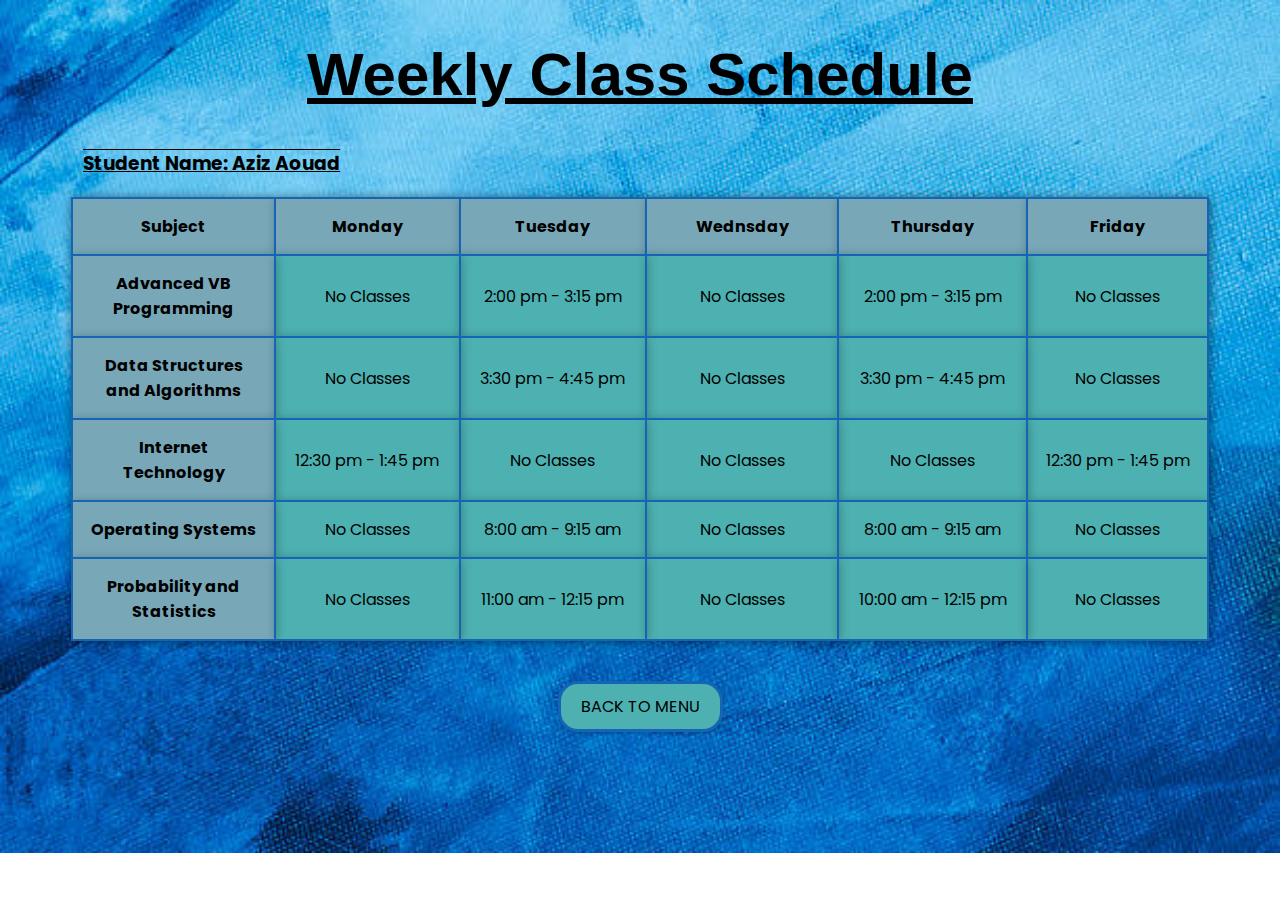
<file: Weekly-Schedule/Weekly-schedl.html>
<!DOCTYPE html>
<html lang="en">
	<head>
		<title>Weekly Schedule</title>
		<meta charset="utf-8" />
        <link rel="stylesheet" href="CSS-Week.css">
        <link href="https://fonts.googleapis.com/css2?family=Golos+Text:wght@600&family=Poppins:wght@300;400;500;600;700;800;900&family=Roboto+Condensed:ital,wght@0,300;0,400;0,700;1,400;1,700&display=swap" rel="stylesheet">
        <link rel="icon" href="icon.png" type="image/x-icon">
        <link rel="shortcut icon" href="path/to/favicon.ico" type="image/x-icon">
   </head>
   <body>
        <section>

            <table class="center">
                <h1 id="Title">Weekly Class Schedule</h1>
                <div class="Student">
                    <h3>Student Name: Aziz Aouad</h3>
                </di>
                <div class="head">
                    <thead>
                        <th>Subject</th>
                        <th>Monday</th>
                        <th>Tuesday</th>
                        <th>Wednsday</th>
                        <th>Thursday</th>
                        <th>Friday</th>
                    </thead>
                </div>

                <tbody>
                    <tr>
                        <th>Advanced VB Programming</th>
                        <td>No Classes</td>
                        <td>2:00 pm - 3:15 pm</td>
                        <td>No Classes</td>
                        <td> 2:00 pm - 3:15 pm</td>
                        <td>No Classes</td>
                    </tr>
                    <tr>
                        <th>Data Structures and Algorithms</th>
                        <td>No Classes</td>
                        <td>3:30 pm - 4:45 pm</td>
                        <td>No Classes</td>
                        <td>3:30 pm - 4:45 pm</td>
                        <td>No Classes</td>
                    </tr>
                    <tr>
                        <th>Internet Technology</th>
                        <td>12:30 pm - 1:45 pm</td>
                        <td>No Classes</td>
                        <td>No Classes</td>
                        <td>No Classes</td>
                        <td> 12:30 pm - 1:45 pm</td>
                    </tr>
                    <tr>
                        <th>Operating Systems</th>
                        <td>No Classes</td>
                        <td> 8:00 am - 9:15 am</td>
                        <td>No Classes</td>
                        <td> 8:00 am - 9:15 am</td>
                        <td>No Classes</td>
                    </tr>
                    <tr>
                        <th>Probability and Statistics</th>
                        <td>No Classes</td>
                        <td>11:00 am - 12:15 pm</td>
                        <td>No Classes</td>
                        <td> 10:00 am - 12:15 pm</td>
                        <td>No Classes</td>
                    </tr>
                </tbody>
            </table>
        </section>
	</body>


    <footer>
        <div class="back-to-menu">
          <a href="C:\Users\user\Desktop\Spring 2023\Internet Technology\Projects\IT\index.html">back to menu</a>
        </div>
    </footer>
</html>
</file>
<file: QuizForm/index.css>
form {
    background-color: #5759d2;
    padding: 20px;
    border-radius: 10px;
    box-shadow: 0 0 20px rgba(0, 0, 0, 0.1);
    width: 400px;
    margin: 0 auto;
    text-align: center;
    font-family: Arial, sans-serif;
    position: absolute;
    top: 50%;
    left: 50%;
    transform: translate(-50%, -50%);
    }
    

  
  label {
    display: inline-block;
    width: 100px;
    text-align: left;
    margin-bottom: 10px;
  }
  
  input[type="text"], input[type="number"], input[type="password"] {
    padding: 10px;
    border: none;
    border-radius: 5px;
    margin-bottom: 20px;
    width: 100%;
    box-sizing: border-box;
    font-size: 16px;
  }
  
  button[type="submit"] {
    background-color: #2722ba;
    color: #fff;
    border: none;
    padding: 10px 20px;
    border-radius: 5px;
    cursor: pointer;
    transition: background-color 0.3s ease-in-out;
  }
  
  button[type="submit"]:hover {
    background-color: #5759d2;
  }
  
  input:invalid {
    border: 2px solid red;
  }
</file>
<file: Arabic/arabCSS.css>
* {
    box-sizing: border-box;
    margin: 0;
    padding: 0;

}

body {
    font-family: Arial, sans-serif;
    background: linear-gradient(90deg, rgb(216, 196, 133) 0%, rgb(72, 151, 161) 5%, rgb(229, 210, 102) 10% ,rgb(111, 194, 211) 100%);


}

.container {
    max-width: 1200px;
    margin: 0 auto;
    padding: 20px;
    

}

header {
    text-align: center;
    margin-bottom: 20px;
}

nav {
    background-color: #c2c18f;
    padding: 10px;
    text-shadow: 20px;
    border-radius: 20%;
}

nav ul {
    list-style: none;
    text-align: center;
}

nav li {
    display: inline-block;
    margin-right: 10px;

}

nav a {
    display: block;
    color: #000000;
    text-decoration: none;
    padding: 10px;
   
}

nav a:hover {
    background-color: #8c9255;
}

main {
    display: flex;
    flex-wrap: wrap;
}

section {
    width: 100%;
    margin-bottom: 20px;

}

section h2 {
    margin-bottom: 10px;
    
}

.gallery {
    display: flex;
    flex-wrap: wrap;
}

.gallery img {
    width: 400px;
    height: 400px;
    margin: 50px;
}

.gallery img a{
    display: block;
    align-items: center;


}


@media screen and (max-width: 768px) {
    nav {
        display: flex;
        justify-content: center;
    }
    
    nav li {
        display: block;
        margin-bottom: 10px
    }
}
</file>
<file: Contact-Us/design.css>
*{
  margin: 0;
  padding: 0;
  box-sizing: border-box;
  font-family: "Poppins", sans-serif;
  background: #3058df;

}

.message-box{
  width: 100%;
  display: flex;
  align-items: center;
  justify-content: center;
  flex-direction: column;
}

form{
  width: 90%;
  background: #FFF;
  display: flex;
  max-width: 600px;
  flex-direction: column;
  border-radius: 10px;
  text-align: center;
  position: absolute;
  top:50%;
  left:50%;
  transform: translate(-50%, -50%);
}

form h2{
  color: #6c7b79;
  font-weight: 800;
  margin-bottom: 20px;
  background-color: white;
  border-radius: 10PX;
}

form input, form textarea{
  border: 0;
  margin: 10px 0;
  width: 90%;
  padding: 10px;
  background: #f5f5f5;
  font-size: 16px;
  outline: none;
  border-radius: 15px;

  position: relative;
  left:50%;
  transform: translateX(-50%);
}

form button{
  padding: 15px;
  background: #6a272b;
  color: #fff;
  font-size: 18px;
  border: 0;
  cursor: pointer;
  outline: none;
  width: 150px;
  margin: 20px auto 0;
  margin-bottom: 20px;
  border-radius: 30px;
}
</file>
<file: CV/Cv-style.css>
*{
    margin:0;
    padding:0;
    box-sizing: border-box;
    font-family: "poppins" , sans-serif;
}

body{
    background: lightblue;
    display:flex;
    justify-content: center;
    align-items: center;
    min-height: 100vh;

}

.container{
    position: relative;
    width: 100%;
    max-width: 1000px;
    min-height: 1000px;
    background: #fff;
    display: grid;
    grid-template-columns: 1fr 2fr;
    box-shadow: 0 35px 55px rgba(0, 0, 0, 0.1);
    margin: 50px;
}


.container .left_side{
    position: relative;
    background: #249ed6;
    padding: 40px;
}



.profiletxt{
    position:relative;
    display: flex;
    flex-direction: column;
    align-items: center;
    padding-bottom: 20px;
    border-bottom: 1px solid rgba(255,255,255,0.2);

}

.profiletxt .image{
position: relative;
width: 200px;
height: 200px;
border-radius: 50%;
overflow: hidden;
}

.profiletxt .image img{
    position: absolute;
    top:0;
    bottom: 0;
    width: 100%;
    height:100%;
    object-fit: cover;

}

.profiletxt h2{
    color: #fff;
    font-size: 1.5em;
    margin-top: 20px;
    text-transform: uppercase;
    text-align: center;
    font-weight: 600px;
    line-height: 1.4em;
}

.profiletxt h2 span{
    font-size: 0.8em ;
    font-weight: 300;
    line-height: 1.1em;
}

.info {
padding:20px;

}

.title{
    color:#fff;
    text-transform: uppercase;
    font-weight: 600;
    letter-spacing: 1px;
    margin-bottom: 20px
}

.info ul {
    position: relative;

}

.info ul li{
position: relative;
list-style: none;
margin: 10px 0;
cursor: pointer;
}

.info ul li .icon{
    display: inline-block;
    width: 15px;
    font-size: 20px;
    color: #003147;
}

.info ul li span{
color: white;
font-weight: 300;
margin-left: 3px;
}



.language li{
    list-style: none;
    position: relative;
    margin-bottom: 20px;
    text-transform: uppercase;
    color: #fff;

}



.info-edu li{
position: relative;
list-style: none;
margin-bottom: 40px;
cursor: pointer;
}




.box h5 a{
    color: black;
    text-decoration: none;
}


.info-edu h4{
    color: white;
    font-weight: 350;
}


.info-edu h4:nth-child(2){
    color:white;
    font-weight: 600;
}

.language .percent{
    position: relative;
    width: 100% ;
    height: 6px;
    color: #fff;
    display: block;
    margin-top: 5px;

}


.info-edu h5{
    color: #003147;
    font-weight: 500;
    font-style: bold;
}


.container .right_side{
    position: relative;
    background: #f0f0f0;
    padding: 40px;

}

.profile{
    margin-bottom: 50px;
}

.profile:last-child{
    margin-bottom: 0;
}


.language .percent div{

    position: absolute;
    top: 0;
    left: 0;
    height: 100%;
    background: #003147;

}

.title1{
    color:#249ed6;
    text-transform: uppercase;
    letter-spacing: 1px;
    margin-bottom: 10px;
    margin-top: 25px;
}

p{
    color: #333;
}


.profile .box{
    display: flex;
    flex-direction: left;
    margin: 20px 0;
}

.profile .box .year{
min-width: 150px;


}

.profile .box .year h5{
    text-transform: uppercase;
    color: #848c90;
    font-weight: 600;
}


.profile .box .text2 h4{

text-transform: uppercase;
color: #003147;
font-size: 16px;
}


.aboutskills .box{
position:relative;
width: 100%;
display: grid;
justify-content: center;
align-items: center;
grid-template-columns: 150px 1fr;

}


.aboutskills .box h4{
font-weight:500;
text-transform: uppercase;
color: #848c90;


}


.aboutskills .box .percent{
position: relative;
height:10px;
background: #f0f0f0;
width: 100%;


}

.aboutskills .box .percent div{

    position: absolute;
    top:0;
    left:0;
    background: #003147;
    height: 100%;
   
}


.aboutinterest ul{
    display: grid;
    grid-template-columns: repeat(4, 1fr);
}

.aboutinterest ul li{


    list-style: none;
    color:#333;
    font-weight: 500;
    margin: 10px 0;
}

.aboutinterest ul li .fa{
    color:#003147;
    font-size: 18px;
    width: 20px;
}

.title3{
   color: #249ed6; 
}

.left_side:hover{
    box-shadow: 0 0 50px;
    transition: 2s;

}

.right_side:hover{
    box-shadow: 0 0 50px;
    transition: 2s;
}



@media (max-width: 1000px){

    .container {
        margin: 10px;
        grid-template-columns: repeat(1,1fr);

    }

    .aboutinterest ul{
        grid-template-columns: repeat(2,1fr);
    }
}


@media (max-width: 600px){

    .profile .box{
        flex-direction: column;
    }

    .profile .box ,.year{
margin-bottom: 5px;
    }

    .aboutinterest ul{
        grid-template-columns: repeat(1,1fr);
    }

    .aboutskills .box{
    grid-template-columns: repeat(1,1fr);
}
}




.button1 {
   /* this code is not mine i got it from a site */
  appearance: button;
  background-color: #1899D6;
  border: solid transparent;
  border-radius: 16px;
  border-width: 0 0 4px;
  box-sizing: border-box;
  color: #FFFFFF;
  cursor: pointer;
  display: inline-block;
  font-family: din-round,sans-serif;
  font-size: 15px;
  font-weight: 700;
  letter-spacing: .8px;
  line-height: 20px;
  margin: 0;
  outline: none;
  overflow: visible;
  padding: 13px 16px;
  text-align: center;
  text-transform: uppercase;
  touch-action: manipulation;
  transform: translateZ(0);
  transition: filter .2s;
  user-select: none;
  -webkit-user-select: none;
  vertical-align: middle;
  white-space: nowrap;
  width: 100%;
}

.button1 a{
color: #fff;
text-decoration: none;
}

.button1:after {
  background-clip: padding-box;
  background-color: #003147;
  border: solid transparent;
  border-radius: 16px;
  border-width: 0 0 4px;
  bottom: -4px;
  content: "";
  left: 0;
  position: absolute;
  right: 0;
  top: 0;
  z-index: -1;
}

.button1:main,
.button1:focus {
  user-select: auto;
}

.button1:hover:not(:disabled) {
  filter: brightness(1.1);
  -webkit-filter: brightness(1.1);
}

.button1:disabled {
  cursor: auto;
}
</file>
<file: QuizForm/description.css>
body {
	font-family: Arial, sans-serif;
	background: #f2f2f2;
	margin: 0;
	padding: 0;
}

.container {
    background-color: #f2f2f2;
    border-radius: 5px;
    padding: 20px;
    box-shadow: 0px 0px 10px 1px rgba(0, 0, 0, 0.2);
    width: 500px;
    margin: auto;
    position: absolute;
    top: 50%;
    left: 50%;
    transform: translate(-50%, -50%);
    text-align: center;
}


.container h1 {
	font-size: 36px;
	margin-top: 0;
}

.container h2 {
	font-size: 24px;
	margin-top: 20px;
}

.container p {
	font-size: 16px;
	line-height: 24px;
	margin-bottom: 30px;
}

.container p span{
	color: #2722ba;
	font-size: 20px;
	font-style: bold;
}

.quiz-buttons {
	display: flex;
	justify-content: center;
	flex-wrap: wrap;
	margin-top: 30px;
}

.quiz-buttons button {
	background-color: #2722ba;
	border: none;
	color: white;
	padding: 16px 32px;
	text-align: center;
	text-decoration: none;
	display: inline-block;
	font-size: 16px;
	margin: 10px;
	cursor: pointer;
	border-radius: 5px;
	transition: background-color 0.3s ease-in-out;
}

.quiz-buttons button:hover {
	background-color: #395c67;
}
</file>
<file: QuizForm/style.css>
body {
	font-family: Arial, sans-serif;
}

.container {
    background-color: #f2f2f2;
    border-radius: 5px;
    padding: 20px;
    box-shadow: 0px 0px 10px 1px rgba(0, 0, 0, 0.2);
    width: 500px;
    margin: auto;
    position: absolute;
    top: 50%;
    left: 50%;
    transform: translate(-50%, -50%);
    text-align: center;
}


.question {
	font-size: 24px;
	font-weight: bold;
	margin-bottom: 20px;
}

.answer {
	margin: 10px;
	font-size: 18px;
	padding: 10px 20px;
	border: 2px solid #ccc;
	border-radius: 5px;
	cursor: pointer;
	background-color: #fff;
	/* transition: background-color 0.3s ease-in-out; */
}

.answer:hover {
	background-color: #ccc;
}

.selected-answer {
	background-color: #2722ba;
	color: white;
}

.next-button {
	background-color: #2722ba;
	color: white;
	padding: 12px 20px;
	border: none;
	border-radius: 4px;
	cursor: pointer;
	font-size: 16px;
	margin-top: 20px;
}

.next-button:hover {
	background-color: #2722ba;
}
</file>
<file: Weekly-Schedule/CSS-Week.css>
*{
    font-family: "Poppins", sans-serif;
}

body {
    background-image: url(BG.jpg);
    background-size: cover;
    background-repeat: no-repeat;
}

.center {
    margin: auto;
    width: 90%;
    padding: 10px;
    height: 50%;
}

table, th,td{
    padding: 15px;
    border: 2px solid rgb(21, 101, 182);
    border-collapse: collapse;
    align-content: center;
    box-shadow: 1px 1px 10px 0px rgba(0, 0, 0, 0.3);

}

#Title{

    font-size: 60px;
    font-family: sans-serif;
    font-weight: bold;
    text-decoration: underline;
    text-align: center;
}

th,td,tr{
    width:200px;
    text-align: center;
}


td:hover{
    background-color: #98a9af;
    box-shadow: 0 0 50px;
    transition: 2s;
}

tr {
    text-align: center;
    background-color: rgb(77, 177, 177);
}


th{
    background-color: 	#78a8b8;
}


.Student{
    margin-left: 75px;
    text-decoration: underline overline;}


td:first-child{
  background-color:#78a8b8;
}


footer {
    text-align: center;
    padding-top: 40px;
}

footer a{
    text-decoration: none;
    color: black;
}


.back-to-menu {
    display: inline-block;
    padding: 10px 20px;
    background-color:rgb(77, 177, 177);
    color: white;
    text-transform: uppercase;
    border-radius: 20px;
    border: 3px solid rgb(21, 101, 182);
    box-shadow: 2px 2px 3px rgba(0, 0, 0, 0.2);
    transition: 2s;
  }
  
  .back-to-menu:hover {
    background-color: #78a8b8;
    color: #fff;
  }
</file>
